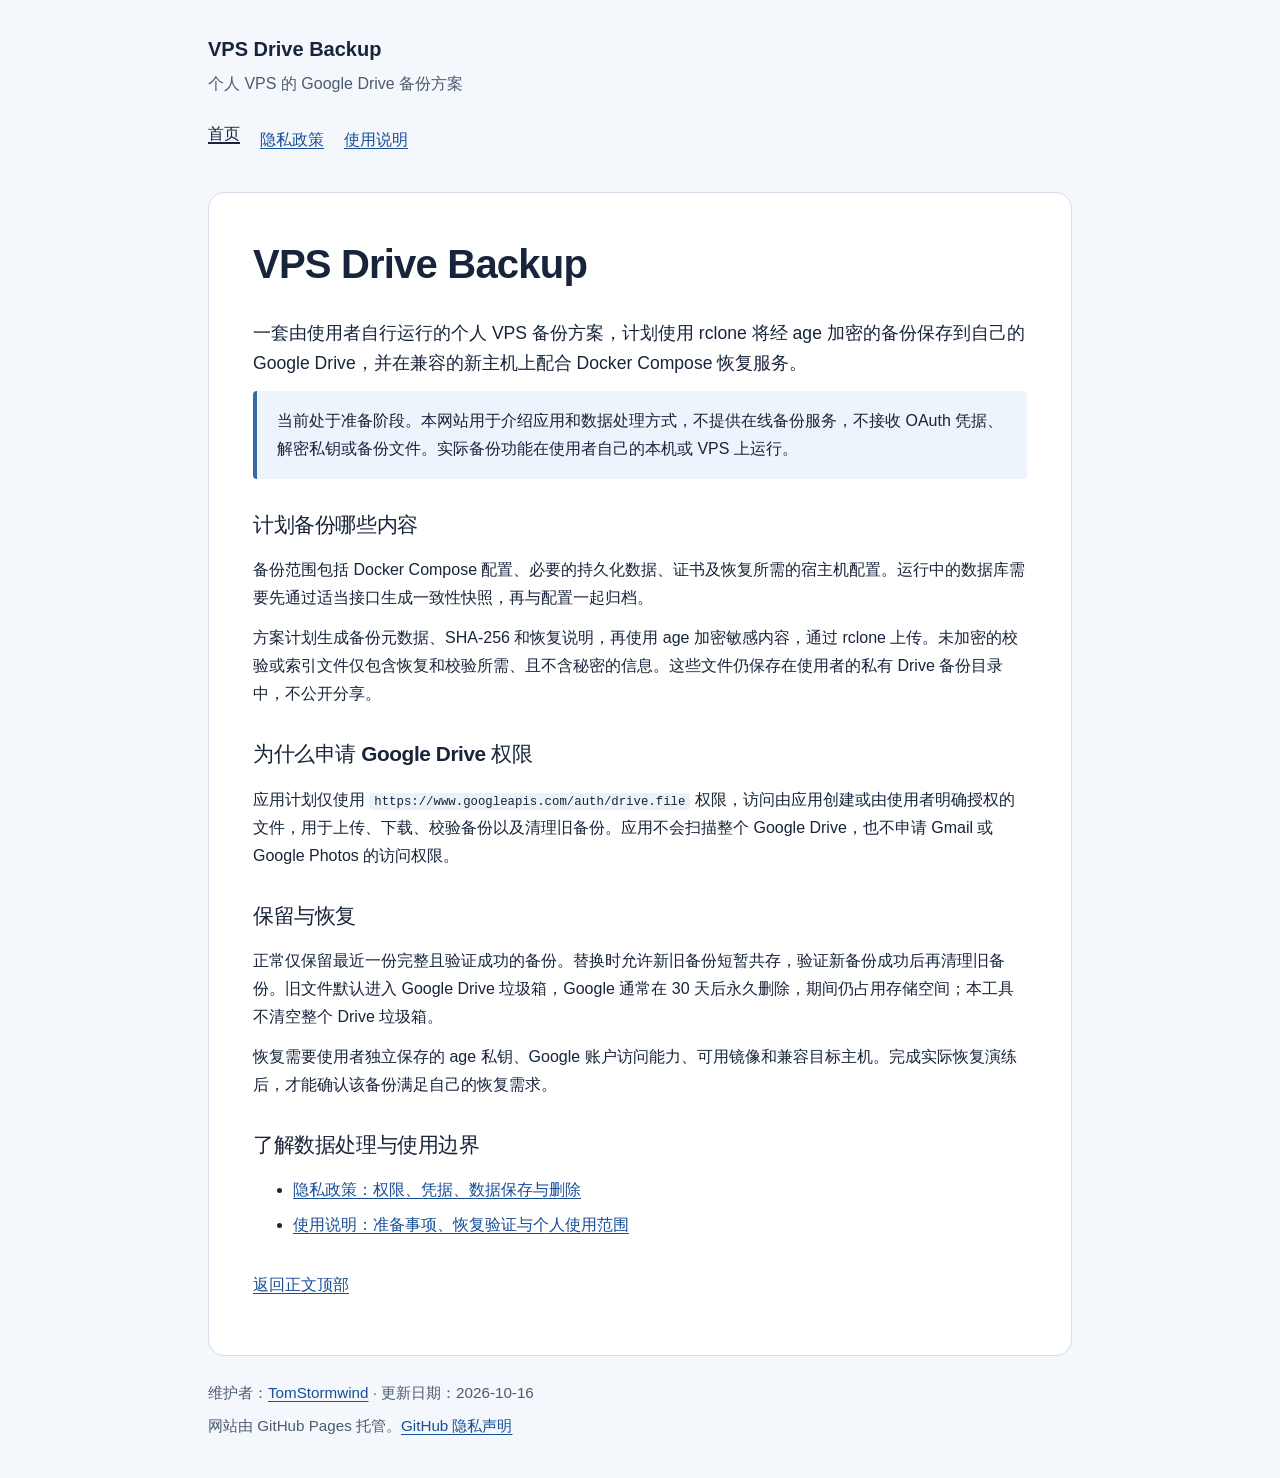
<file: index.html>
<!doctype html>
<html lang="zh-CN">
<head>
  <meta charset="utf-8">
  <meta name="viewport" content="width=device-width, initial-scale=1">
  <meta name="description" content="VPS Drive Backup 的用途、Google Drive 权限与个人备份方案说明。">
  <title>VPS Drive Backup · 首页</title>
  <link rel="stylesheet" href="style.css">
</head>
<body>
  <a class="skip-link" href="#main">跳到正文</a>
  <header class="site-header">
    <a class="brand" href="index.html">VPS Drive Backup</a>
    <p class="subtitle">个人 VPS 的 Google Drive 备份方案</p>
    <nav aria-label="主导航"><ul>
      <li><a href="index.html" aria-current="page">首页</a></li>
      <li><a href="privacy.html">隐私政策</a></li>
      <li><a href="terms.html">使用说明</a></li>
    </ul></nav>
  </header>
  <main id="main">
    <h1>VPS Drive Backup</h1>
    <p class="intro">一套由使用者自行运行的个人 VPS 备份方案，计划使用 rclone 将经 age 加密的备份保存到自己的 Google Drive，并在兼容的新主机上配合 Docker Compose 恢复服务。</p>
    <div class="notice"><p><strong>当前处于准备阶段。</strong>本网站用于介绍应用和数据处理方式，不提供在线备份服务，不接收 OAuth 凭据、解密私钥或备份文件。实际备份功能在使用者自己的本机或 VPS 上运行。</p></div>

    <h2>计划备份哪些内容</h2>
    <p>备份范围包括 Docker Compose 配置、必要的持久化数据、证书及恢复所需的宿主机配置。运行中的数据库需要先通过适当接口生成一致性快照，再与配置一起归档。</p>
    <p>方案计划生成备份元数据、SHA-256 和恢复说明，再使用 age 加密敏感内容，通过 rclone 上传。未加密的校验或索引文件仅包含恢复和校验所需、且不含秘密的信息。这些文件仍保存在使用者的私有 Drive 备份目录中，不公开分享。</p>

    <h2>为什么申请 Google Drive 权限</h2>
    <p>应用计划仅使用 <code>https://www.googleapis.com/auth/drive.file</code> 权限，访问由应用创建或由使用者明确授权的文件，用于上传、下载、校验备份以及清理旧备份。应用不会扫描整个 Google Drive，也不申请 Gmail 或 Google Photos 的访问权限。</p>

    <h2>保留与恢复</h2>
    <p>正常仅保留最近一份完整且验证成功的备份。替换时允许新旧备份短暂共存，验证新备份成功后再清理旧备份。旧文件默认进入 Google Drive 垃圾箱，Google 通常在 30 天后永久删除，期间仍占用存储空间；本工具不清空整个 Drive 垃圾箱。</p>
    <p>恢复需要使用者独立保存的 age 私钥、Google 账户访问能力、可用镜像和兼容目标主机。完成实际恢复演练后，才能确认该备份满足自己的恢复需求。</p>

    <h2>了解数据处理与使用边界</h2>
    <ul>
      <li><a href="privacy.html">隐私政策：权限、凭据、数据保存与删除</a></li>
      <li><a href="terms.html">使用说明：准备事项、恢复验证与个人使用范围</a></li>
    </ul>
    <p class="back-link"><a href="#main">返回正文顶部</a></p>
  </main>
  <footer class="site-footer">
    <p>维护者：<a href="https://github.com/TomStormwind">TomStormwind</a> · 更新日期：<time datetime="2026-10-16">2026-10-16</time></p>
    <p>网站由 GitHub Pages 托管。<a href="https://docs.github.com/en/site-policy/privacy-policies/github-general-privacy-statement">GitHub 隐私声明</a></p>
  </footer>
</body>
</html>
</file>
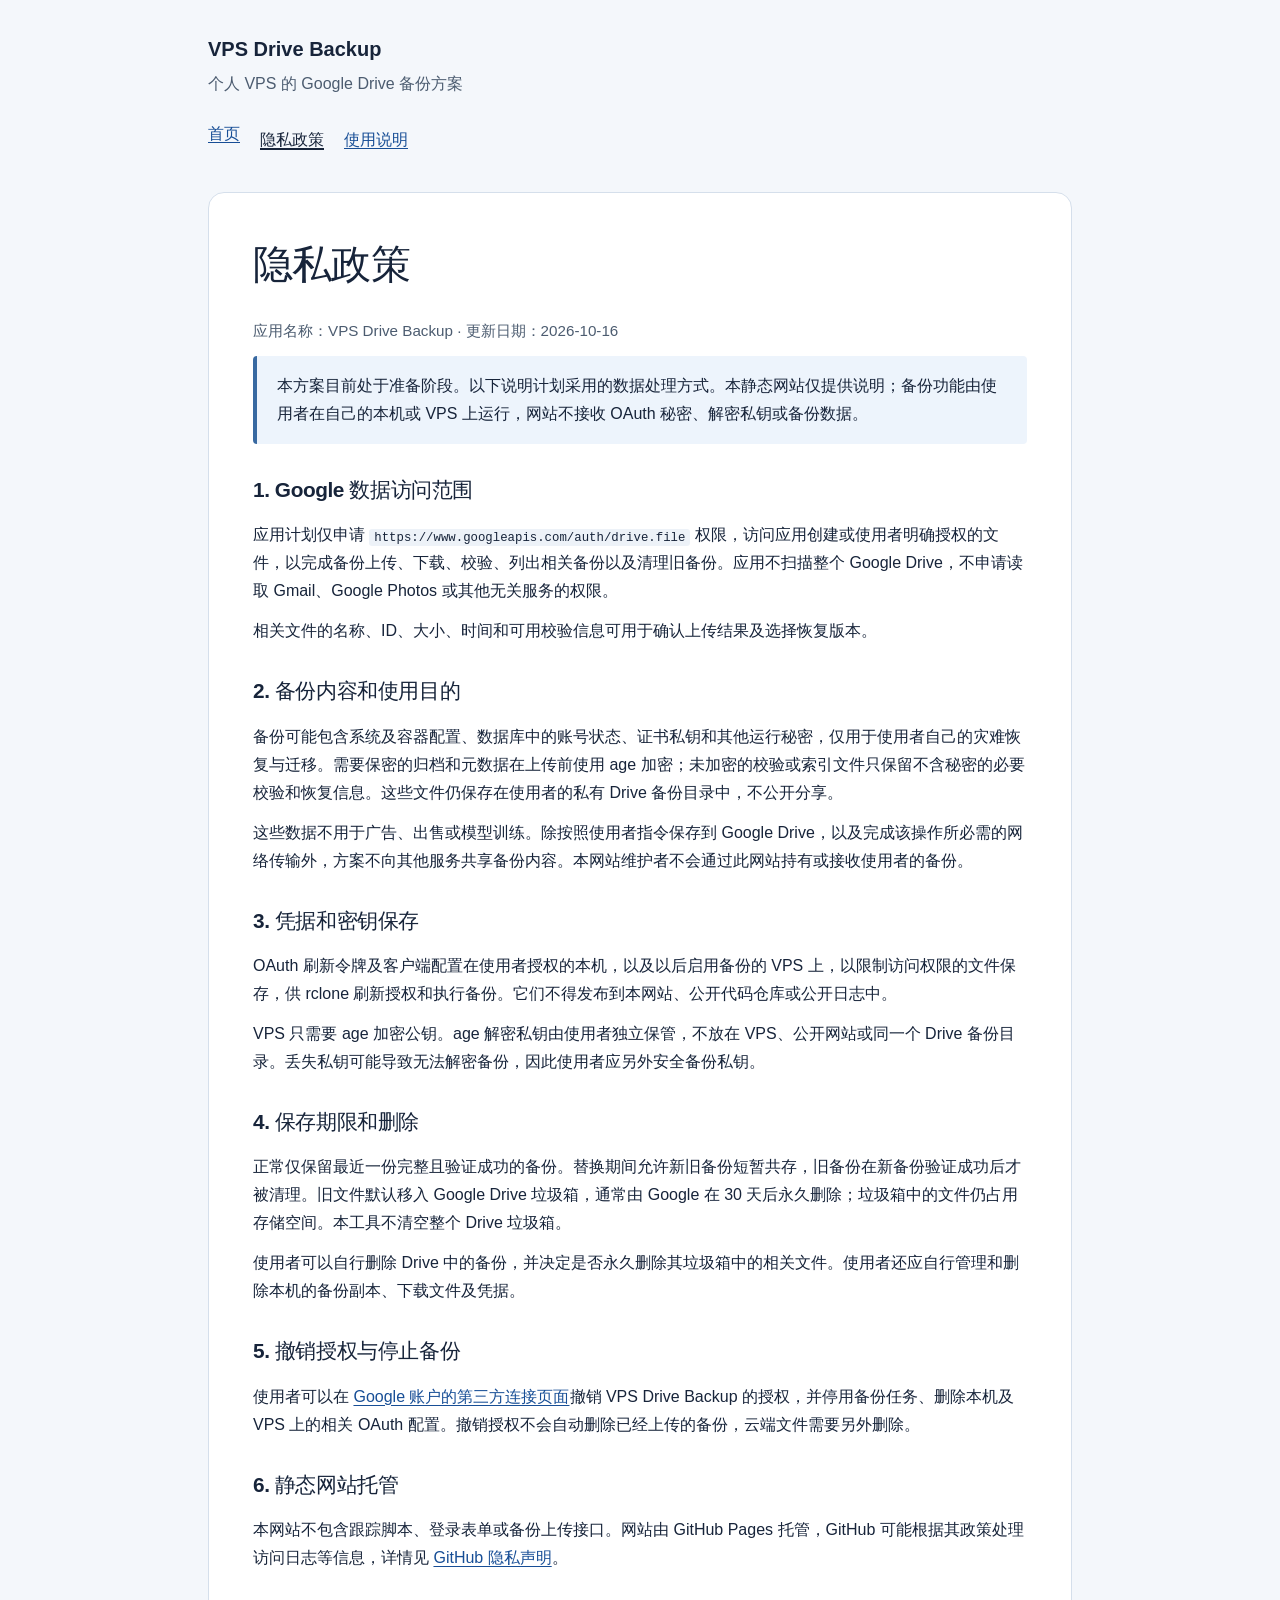
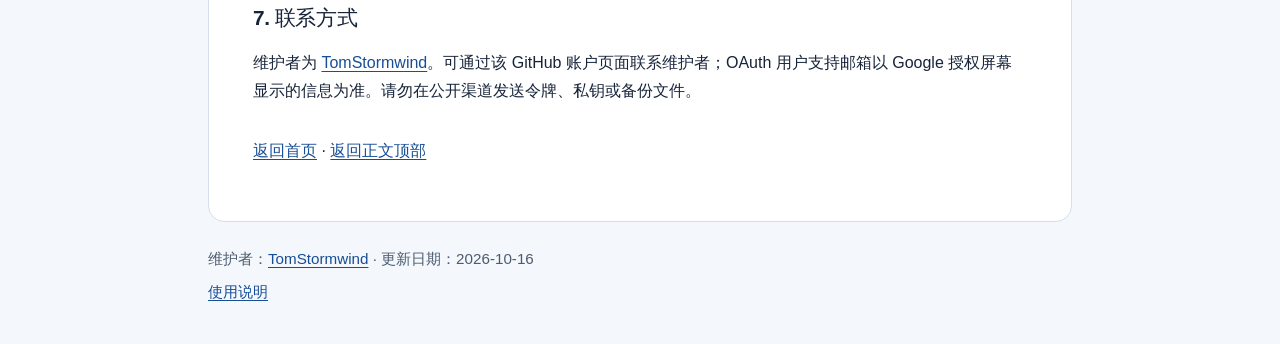
<file: privacy.html>
<!doctype html>
<html lang="zh-CN">
<head>
  <meta charset="utf-8">
  <meta name="viewport" content="width=device-width, initial-scale=1">
  <meta name="description" content="VPS Drive Backup 隐私政策：Google Drive 权限、备份数据、凭据保存及撤销和删除方式。">
  <title>隐私政策 · VPS Drive Backup</title>
  <link rel="stylesheet" href="style.css">
</head>
<body>
  <a class="skip-link" href="#main">跳到正文</a>
  <header class="site-header">
    <a class="brand" href="index.html">VPS Drive Backup</a>
    <p class="subtitle">个人 VPS 的 Google Drive 备份方案</p>
    <nav aria-label="主导航"><ul>
      <li><a href="index.html">首页</a></li>
      <li><a href="privacy.html" aria-current="page">隐私政策</a></li>
      <li><a href="terms.html">使用说明</a></li>
    </ul></nav>
  </header>
  <main id="main">
    <h1>隐私政策</h1>
    <p class="metadata">应用名称：VPS Drive Backup · 更新日期：<time datetime="2026-10-16">2026-10-16</time></p>
    <div class="notice"><p>本方案目前处于准备阶段。以下说明计划采用的数据处理方式。本静态网站仅提供说明；备份功能由使用者在自己的本机或 VPS 上运行，网站不接收 OAuth 秘密、解密私钥或备份数据。</p></div>

    <h2>1. Google 数据访问范围</h2>
    <p>应用计划仅申请 <code>https://www.googleapis.com/auth/drive.file</code> 权限，访问应用创建或使用者明确授权的文件，以完成备份上传、下载、校验、列出相关备份以及清理旧备份。应用不扫描整个 Google Drive，不申请读取 Gmail、Google Photos 或其他无关服务的权限。</p>
    <p>相关文件的名称、ID、大小、时间和可用校验信息可用于确认上传结果及选择恢复版本。</p>

    <h2>2. 备份内容和使用目的</h2>
    <p>备份可能包含系统及容器配置、数据库中的账号状态、证书私钥和其他运行秘密，仅用于使用者自己的灾难恢复与迁移。需要保密的归档和元数据在上传前使用 age 加密；未加密的校验或索引文件只保留不含秘密的必要校验和恢复信息。这些文件仍保存在使用者的私有 Drive 备份目录中，不公开分享。</p>
    <p>这些数据不用于广告、出售或模型训练。除按照使用者指令保存到 Google Drive，以及完成该操作所必需的网络传输外，方案不向其他服务共享备份内容。本网站维护者不会通过此网站持有或接收使用者的备份。</p>

    <h2>3. 凭据和密钥保存</h2>
    <p>OAuth 刷新令牌及客户端配置在使用者授权的本机，以及以后启用备份的 VPS 上，以限制访问权限的文件保存，供 rclone 刷新授权和执行备份。它们不得发布到本网站、公开代码仓库或公开日志中。</p>
    <p>VPS 只需要 age 加密公钥。age 解密私钥由使用者独立保管，不放在 VPS、公开网站或同一个 Drive 备份目录。丢失私钥可能导致无法解密备份，因此使用者应另外安全备份私钥。</p>

    <h2>4. 保存期限和删除</h2>
    <p>正常仅保留最近一份完整且验证成功的备份。替换期间允许新旧备份短暂共存，旧备份在新备份验证成功后才被清理。旧文件默认移入 Google Drive 垃圾箱，通常由 Google 在 30 天后永久删除；垃圾箱中的文件仍占用存储空间。本工具不清空整个 Drive 垃圾箱。</p>
    <p>使用者可以自行删除 Drive 中的备份，并决定是否永久删除其垃圾箱中的相关文件。使用者还应自行管理和删除本机的备份副本、下载文件及凭据。</p>

    <h2>5. 撤销授权与停止备份</h2>
    <p>使用者可以在 <a href="https://myaccount.google.com/connections">Google 账户的第三方连接页面</a>撤销 VPS Drive Backup 的授权，并停用备份任务、删除本机及 VPS 上的相关 OAuth 配置。撤销授权不会自动删除已经上传的备份，云端文件需要另外删除。</p>

    <h2>6. 静态网站托管</h2>
    <p>本网站不包含跟踪脚本、登录表单或备份上传接口。网站由 GitHub Pages 托管，GitHub 可能根据其政策处理访问日志等信息，详情见 <a href="https://docs.github.com/en/site-policy/privacy-policies/github-general-privacy-statement">GitHub 隐私声明</a>。</p>

    <h2>7. 联系方式</h2>
    <p>维护者为 <a href="https://github.com/TomStormwind">TomStormwind</a>。可通过该 GitHub 账户页面联系维护者；OAuth 用户支持邮箱以 Google 授权屏幕显示的信息为准。请勿在公开渠道发送令牌、私钥或备份文件。</p>
    <p class="back-link"><a href="index.html">返回首页</a> · <a href="#main">返回正文顶部</a></p>
  </main>
  <footer class="site-footer">
    <p>维护者：<a href="https://github.com/TomStormwind">TomStormwind</a> · 更新日期：<time datetime="2026-10-16">2026-10-16</time></p>
    <p><a href="terms.html">使用说明</a></p>
  </footer>
</body>
</html>
</file>
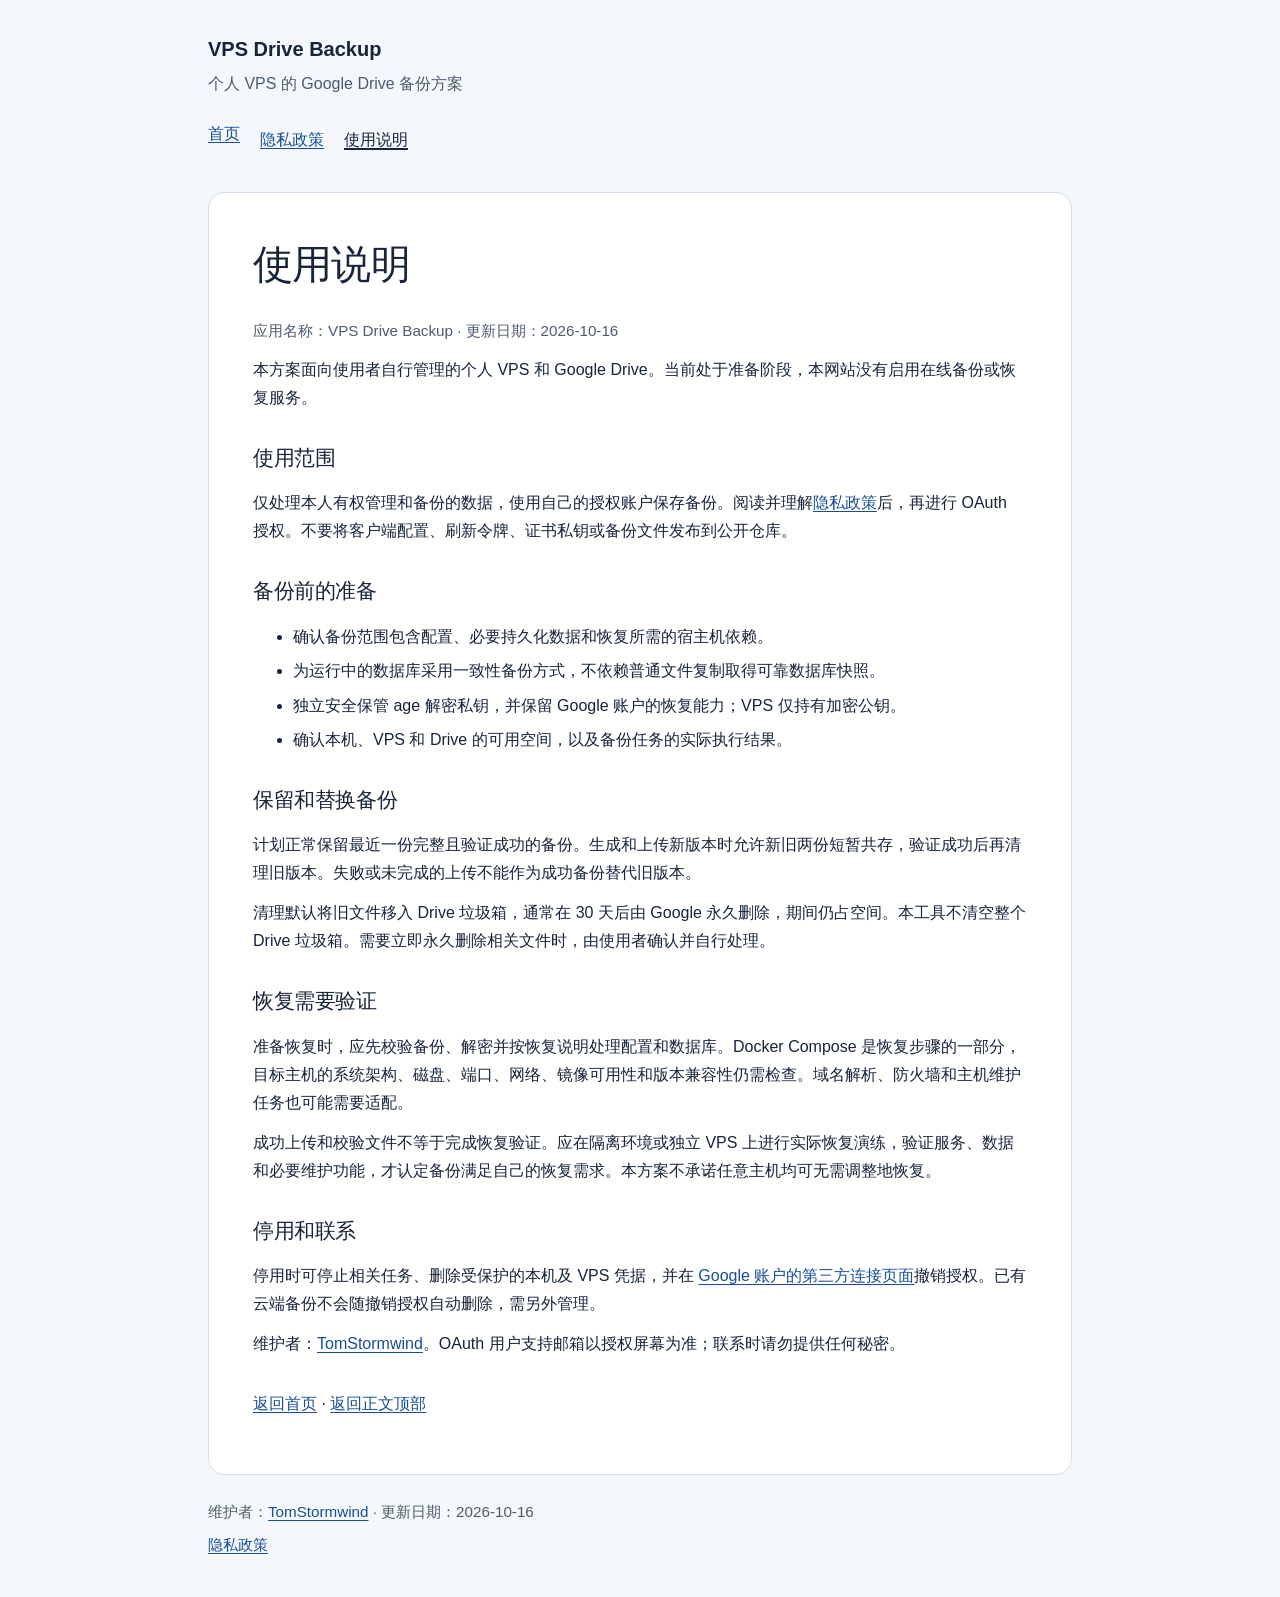
<file: terms.html>
<!doctype html>
<html lang="zh-CN">
<head>
  <meta charset="utf-8">
  <meta name="viewport" content="width=device-width, initial-scale=1">
  <meta name="description" content="VPS Drive Backup 的个人使用范围、密钥管理、备份保留与恢复验证说明。">
  <title>使用说明 · VPS Drive Backup</title>
  <link rel="stylesheet" href="style.css">
</head>
<body>
  <a class="skip-link" href="#main">跳到正文</a>
  <header class="site-header">
    <a class="brand" href="index.html">VPS Drive Backup</a>
    <p class="subtitle">个人 VPS 的 Google Drive 备份方案</p>
    <nav aria-label="主导航"><ul>
      <li><a href="index.html">首页</a></li>
      <li><a href="privacy.html">隐私政策</a></li>
      <li><a href="terms.html" aria-current="page">使用说明</a></li>
    </ul></nav>
  </header>
  <main id="main">
    <h1>使用说明</h1>
    <p class="metadata">应用名称：VPS Drive Backup · 更新日期：<time datetime="2026-10-16">2026-10-16</time></p>
    <p>本方案面向使用者自行管理的个人 VPS 和 Google Drive。当前处于准备阶段，本网站没有启用在线备份或恢复服务。</p>

    <h2>使用范围</h2>
    <p>仅处理本人有权管理和备份的数据，使用自己的授权账户保存备份。阅读并理解<a href="privacy.html">隐私政策</a>后，再进行 OAuth 授权。不要将客户端配置、刷新令牌、证书私钥或备份文件发布到公开仓库。</p>

    <h2>备份前的准备</h2>
    <ul>
      <li>确认备份范围包含配置、必要持久化数据和恢复所需的宿主机依赖。</li>
      <li>为运行中的数据库采用一致性备份方式，不依赖普通文件复制取得可靠数据库快照。</li>
      <li>独立安全保管 age 解密私钥，并保留 Google 账户的恢复能力；VPS 仅持有加密公钥。</li>
      <li>确认本机、VPS 和 Drive 的可用空间，以及备份任务的实际执行结果。</li>
    </ul>

    <h2>保留和替换备份</h2>
    <p>计划正常保留最近一份完整且验证成功的备份。生成和上传新版本时允许新旧两份短暂共存，验证成功后再清理旧版本。失败或未完成的上传不能作为成功备份替代旧版本。</p>
    <p>清理默认将旧文件移入 Drive 垃圾箱，通常在 30 天后由 Google 永久删除，期间仍占空间。本工具不清空整个 Drive 垃圾箱。需要立即永久删除相关文件时，由使用者确认并自行处理。</p>

    <h2>恢复需要验证</h2>
    <p>准备恢复时，应先校验备份、解密并按恢复说明处理配置和数据库。Docker Compose 是恢复步骤的一部分，目标主机的系统架构、磁盘、端口、网络、镜像可用性和版本兼容性仍需检查。域名解析、防火墙和主机维护任务也可能需要适配。</p>
    <p>成功上传和校验文件不等于完成恢复验证。应在隔离环境或独立 VPS 上进行实际恢复演练，验证服务、数据和必要维护功能，才认定备份满足自己的恢复需求。本方案不承诺任意主机均可无需调整地恢复。</p>

    <h2>停用和联系</h2>
    <p>停用时可停止相关任务、删除受保护的本机及 VPS 凭据，并在 <a href="https://myaccount.google.com/connections">Google 账户的第三方连接页面</a>撤销授权。已有云端备份不会随撤销授权自动删除，需另外管理。</p>
    <p>维护者：<a href="https://github.com/TomStormwind">TomStormwind</a>。OAuth 用户支持邮箱以授权屏幕为准；联系时请勿提供任何秘密。</p>
    <p class="back-link"><a href="index.html">返回首页</a> · <a href="#main">返回正文顶部</a></p>
  </main>
  <footer class="site-footer">
    <p>维护者：<a href="https://github.com/TomStormwind">TomStormwind</a> · 更新日期：<time datetime="2026-10-16">2026-10-16</time></p>
    <p><a href="privacy.html">隐私政策</a></p>
  </footer>
</body>
</html>
</file>
<file: style.css>
:root {
  color-scheme: light;
  font-family: -apple-system, BlinkMacSystemFont, "Segoe UI", "Noto Sans SC", "Microsoft YaHei", sans-serif;
  color: #17243a;
  background: #f4f7fb;
  line-height: 1.75;
  font-synthesis: none;
}
* { box-sizing: border-box; }
body { margin: 0; }
a { color: #174e96; text-underline-offset: .18em; overflow-wrap: anywhere; }
a:hover { text-decoration-thickness: .15em; }
a:focus-visible { outline: 3px solid #925400; outline-offset: 4px; border-radius: 2px; }
.skip-link { position: absolute; left: 1rem; top: -8rem; padding: .6rem 1rem; background: white; z-index: 10; }
.skip-link:focus { top: 1rem; }
.site-header, main, .site-footer { width: min(100% - 2.5rem, 54rem); margin-inline: auto; }
.site-header { padding-block: 2rem 1rem; }
.brand { display: inline-block; font-size: 1.25rem; font-weight: 700; color: #17243a; text-decoration: none; }
.subtitle { margin: .2rem 0 1rem; color: #4c5c70; }
nav ul { display: flex; flex-wrap: wrap; gap: .5rem 1.25rem; list-style: none; padding: 0; margin: 0; }
nav a { display: inline-block; padding-block: .35rem; }
nav a[aria-current="page"] { color: #17243a; font-weight: 700; text-decoration-thickness: .15em; }
main { background: #fff; border: 1px solid #d5dfeb; border-radius: 1rem; padding: clamp(1.25rem, 4vw, 2.75rem); margin-block: 1rem 1.5rem; }
h1, h2 { line-height: 1.35; letter-spacing: -.02em; }
h1 { margin-top: 0; font-size: clamp(1.8rem, 5vw, 2.5rem); }
h2 { font-size: 1.3rem; margin-top: 2rem; }
p, ul, ol { margin-block: .75rem; }
li + li { margin-top: .4rem; }
code { background: #edf2f8; border-radius: .2rem; padding: .1rem .3rem; font-size: .95em; overflow-wrap: anywhere; }
.intro { font-size: 1.1rem; }
.notice { padding: 1rem 1.25rem; border-left: 4px solid #3869a1; background: #edf4fc; border-radius: .25rem; }
.notice p:first-child { margin-top: 0; }
.notice p:last-child { margin-bottom: 0; }
.metadata, .site-footer { color: #4c5c70; font-size: .95rem; }
.back-link { margin-top: 2rem; }
.site-footer { padding-bottom: 2rem; }
.site-footer p { margin-block: .4rem; }
@media (max-width: 32rem) {
  .site-header, main, .site-footer { width: min(100% - 1.5rem, 54rem); }
  .site-header { padding-top: 1.25rem; }
}
</file>
